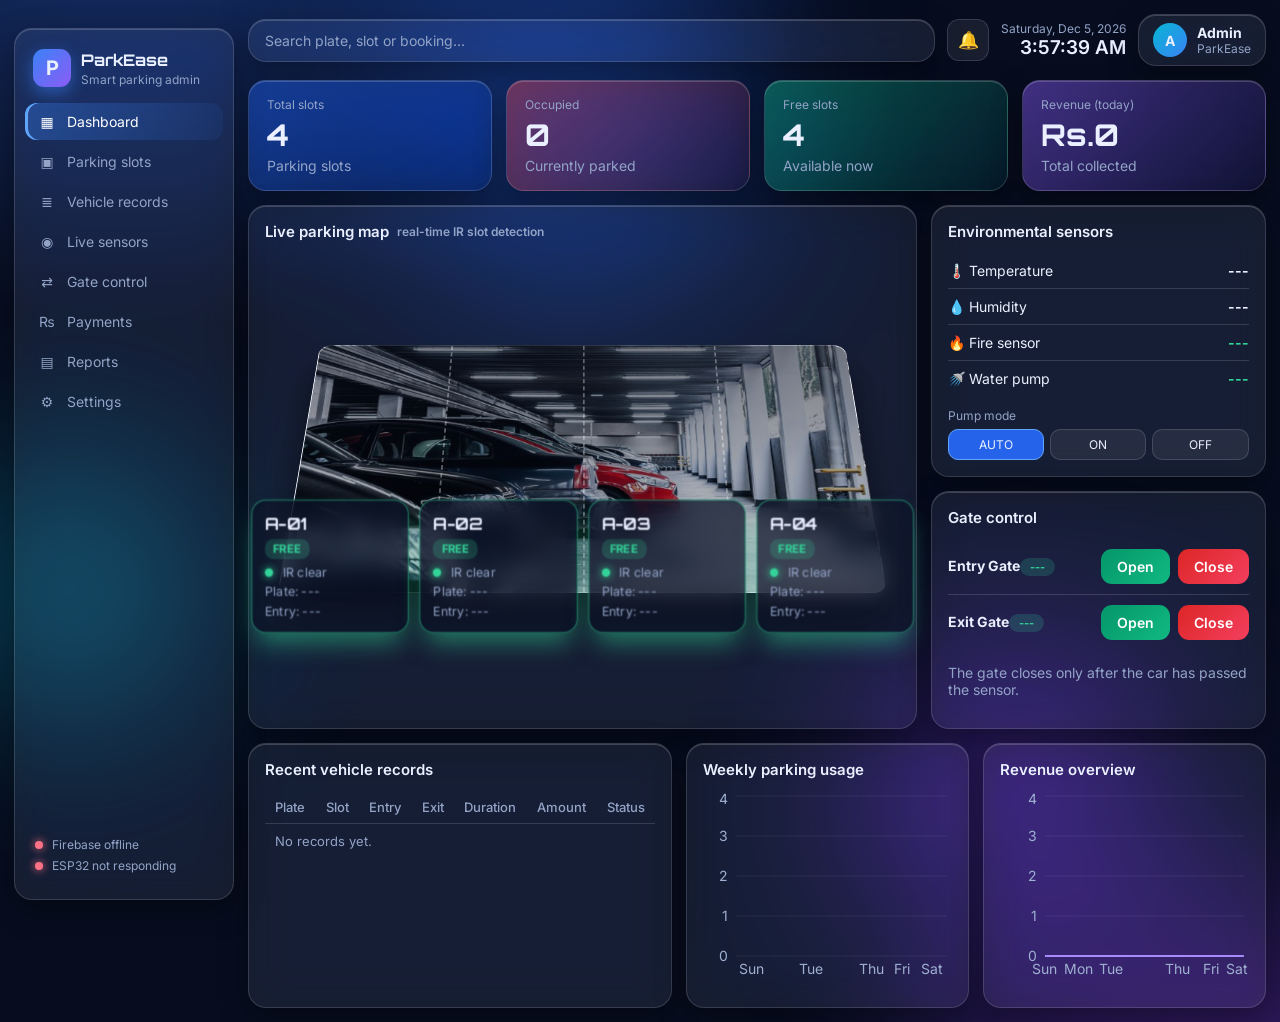
<file: SmartParking_Dashboard/index.html>
<!DOCTYPE html>
<html lang="en">
  <head>
    <meta charset="UTF-8" />
    <meta name="viewport" content="width=device-width, initial-scale=1.0" />
    <title>ParkEase Admin</title>
    <link rel="preconnect" href="https://fonts.googleapis.com" />
    <link href="https://fonts.googleapis.com/css2?family=Inter:wght@400;500;600;700&family=Orbitron:wght@600;700&display=swap" rel="stylesheet" />
    <script type="module" crossorigin src="./assets/index-C-UqOWT6.js"></script>
    <link rel="stylesheet" crossorigin href="./assets/index-C1Qj68qM.css">
  </head>
  <body>
    <div id="root"></div>
  </body>
</html>
</file>
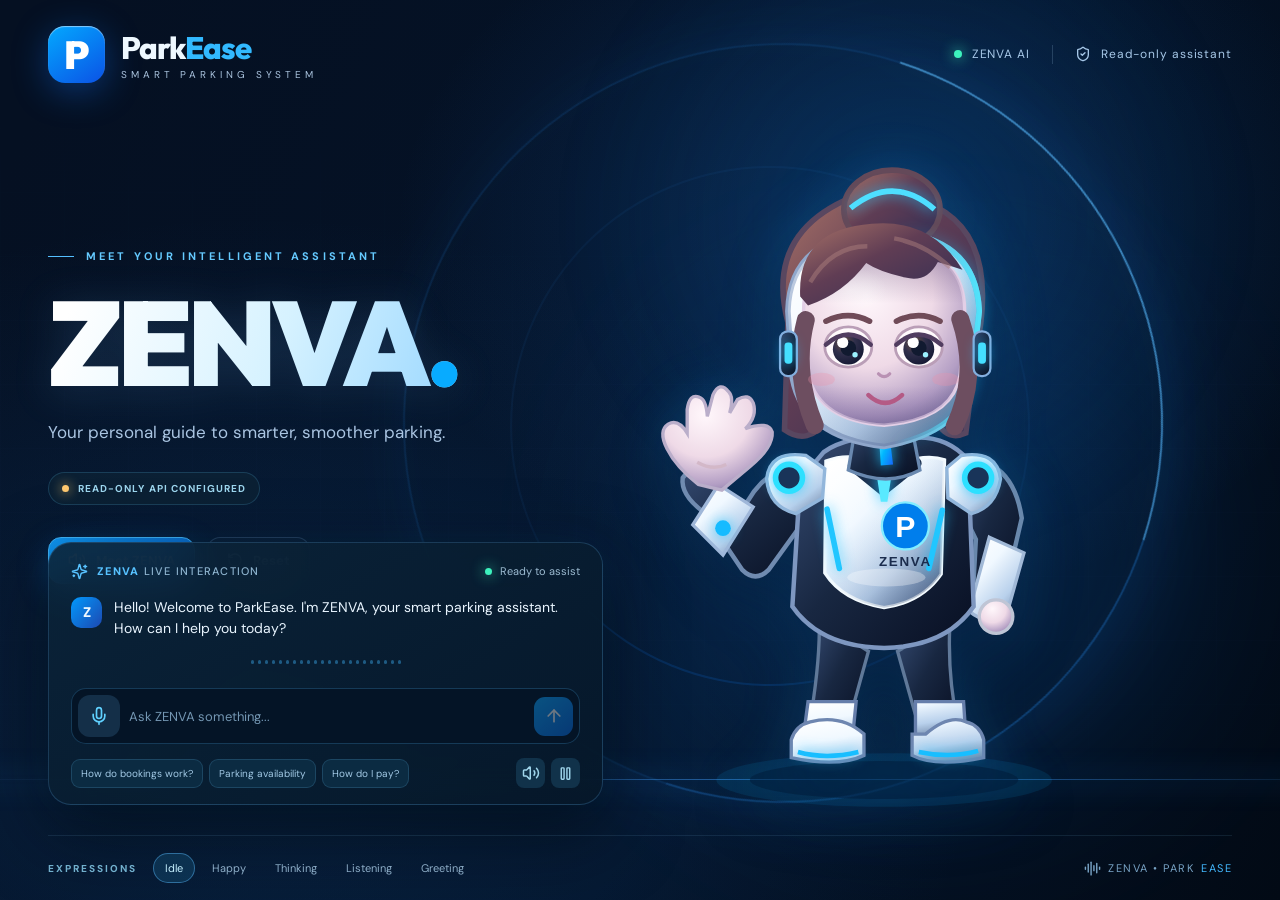
<file: ZENVA_Assistant/web/index.html>
<!doctype html><html lang="en"><head><meta charset="UTF-8"/><meta name="viewport" content="width=device-width, initial-scale=1.0"/><meta name="theme-color" content="#061325"/><title>ZENVA — ParkEase Smart Gate Assistant</title>  <script type="module" crossorigin src="./assets/index-BZYCb3wz.js"></script>
  <link rel="stylesheet" crossorigin href="./assets/index-CmBn1NpX.css">
</head><body><div id="root"></div></body></html>
</file>
<file: SmartParking_Dashboard/assets/index-C1Qj68qM.css>
:root{--bg:#070d1f;--text:#eaf0ff;--muted:#93a4c7;--glass:rgba(255,255,255,.07);--glass-b:rgba(255,255,255,.14);--ok:#34d399;--bad:#fb7185;--warn:#fbbf24;--info:#60a5fa}*{box-sizing:border-box}html,body,#root{height:100%}body{margin:0;background:var(--bg);color:var(--text);font-family:Inter,system-ui,sans-serif;font-size:14px}h3{margin:0 0 12px;font-size:15px;font-weight:600;display:flex;align-items:center;gap:8px;flex-wrap:wrap}small{font-size:12px}.muted{color:var(--muted)}.ok{color:var(--ok)}.bad{color:var(--bad)}.app{position:relative;display:flex;min-height:100%;overflow:hidden;padding:14px;gap:14px;background:radial-gradient(1200px 700px at 10% -10%,#16306b 0%,transparent 60%),radial-gradient(900px 600px at 100% 110%,#3b1d6e 0%,transparent 55%),var(--bg)}.bg-orb{position:fixed;border-radius:50%;filter:blur(90px);opacity:.35;pointer-events:none;z-index:0}.o1{width:380px;height:380px;background:#2563eb;top:-80px;left:30%}.o2{width:320px;height:320px;background:#7c3aed;bottom:-60px;right:8%}.o3{width:260px;height:260px;background:#06b6d4;bottom:20%;left:-60px}.glass{background:var(--glass);border:1px solid var(--glass-b);border-radius:18px;backdrop-filter:blur(18px) saturate(140%);-webkit-backdrop-filter:blur(18px) saturate(140%);box-shadow:0 10px 30px #00000059,inset 0 1px #ffffff2e}.tilt{--rx:0deg;--ry:0deg;transform:perspective(900px) rotateX(var(--rx)) rotateY(var(--ry));transition:transform .18s ease-out,box-shadow .2s;transform-style:preserve-3d}.tilt:hover{box-shadow:0 22px 44px #00000080,inset 0 1px #ffffff40}.panel{padding:16px;position:relative;z-index:1}.sidebar{width:220px;flex:none;padding:16px 10px;display:flex;flex-direction:column;position:sticky;top:14px;height:calc(100vh - 28px);z-index:2}.content{flex:1;min-width:0;position:relative;z-index:1;display:flex;flex-direction:column;gap:14px}main{display:flex;flex-direction:column;gap:14px}.brand{display:flex;gap:10px;align-items:center;padding:4px 8px 16px}.brand b{display:block;font-family:Orbitron,Inter,sans-serif;font-size:16px}.brand small{color:var(--muted)}.logo{width:38px;height:38px;border-radius:11px;display:grid;place-items:center;font-weight:700;font-size:20px;background:linear-gradient(135deg,#3b82f6,#8b5cf6);box-shadow:0 6px 16px #3b82f680}nav{display:flex;flex-direction:column;gap:3px}.nav-item{display:flex;align-items:center;gap:10px;padding:10px 12px;border-radius:12px;color:var(--muted);text-decoration:none;transition:.15s}.nav-item:hover{background:#ffffff12;color:var(--text)}.nav-item.active{background:linear-gradient(90deg,#3b82f659,#3b82f614);color:#fff;box-shadow:inset 3px 0 #60a5fa}.nav-ico{width:20px;text-align:center}.side-status{margin-top:auto;padding:10px;font-size:12px;color:var(--muted);display:flex;flex-direction:column;gap:6px}.dot{display:inline-block;width:8px;height:8px;border-radius:50%;margin-right:6px}.dot.ok{background:var(--ok);box-shadow:0 0 8px var(--ok)}.dot.bad{background:var(--bad);box-shadow:0 0 8px var(--bad)}.topbar{display:flex;align-items:center;gap:12px;flex-wrap:wrap}.search{flex:1;min-width:200px;padding:12px 16px;color:var(--text);font:inherit;outline:none}.search::placeholder{color:var(--muted)}.icon-btn{position:relative;width:42px;height:42px;border-radius:12px;border:1px solid var(--glass-b);background:var(--glass);color:var(--text);font-size:17px;cursor:pointer}.badge{position:absolute;top:-5px;right:-5px;background:var(--bad);color:#fff;font-size:11px;border-radius:10px;padding:1px 6px}.bell-wrap{position:relative}.bell-pop{position:absolute;right:0;top:50px;width:290px;padding:12px;z-index:30;background:#0f1937f2}.bell-row{display:flex;justify-content:space-between;gap:8px;padding:6px 0;border-top:1px solid var(--glass-b);font-size:12px}.clock{text-align:right}.clock-date{font-size:12px;color:var(--muted)}.clock-time{font-size:19px;font-weight:600}.admin{display:flex;align-items:center;gap:10px;padding:8px 14px}.admin small{display:block;color:var(--muted)}.avatar{width:34px;height:34px;border-radius:50%;display:grid;place-items:center;background:linear-gradient(135deg,#06b6d4,#3b82f6);font-weight:700}.link-btn{background:none;border:none;color:#7dd3fc;cursor:pointer;font:inherit;font-size:12px}.fire-banner{padding:14px 18px;border-radius:14px;font-weight:600;color:#fff;background:linear-gradient(90deg,#dc2626,#f97316);box-shadow:0 0 30px #ef444499;animation:fire 1s ease-in-out infinite alternate}@keyframes fire{0%{opacity:.75}to{opacity:1}}.grid4{display:grid;grid-template-columns:repeat(4,minmax(0,1fr));gap:14px}.grid3{display:grid;grid-template-columns:repeat(3,minmax(0,1fr));gap:14px}.grid2{display:grid;grid-template-columns:repeat(2,minmax(0,1fr));gap:14px}.wide-2{grid-column:1/-1}.grid-main{display:grid;grid-template-columns:minmax(0,2fr) minmax(0,1fr);gap:14px}.col{display:flex;flex-direction:column;gap:14px}.grid-bottom{display:grid;grid-template-columns:minmax(0,1.5fr) minmax(0,1fr) minmax(0,1fr);gap:14px}.stat{padding:16px 18px;display:flex;flex-direction:column;gap:4px}.stat small{color:var(--muted)}.stat-val{font-size:30px;font-weight:700;font-family:Orbitron,Inter,sans-serif;transform:translateZ(30px)}.stat.blue{background:linear-gradient(135deg,#2563eb73,#2563eb14)}.stat.red{background:linear-gradient(135deg,#ef44446b,#ef444412)}.stat.green{background:linear-gradient(135deg,#10b9816b,#10b98112)}.stat.purple{background:linear-gradient(135deg,#8b5cf673,#8b5cf614)}.map3d{perspective:1100px;position:relative;padding-top:10px}.map-plane{height:330px;border-radius:14px;background-size:cover;background-position:center;transform:rotateX(34deg) scale(.96);transform-origin:center bottom;position:relative;overflow:hidden;box-shadow:0 30px 40px #00000080;border:1px solid var(--glass-b)}.map-shade{position:absolute;top:0;right:0;bottom:0;left:0;background:linear-gradient(180deg,#070d1f8c,#070d1f33)}.lane-lines{position:absolute;top:0;right:0;bottom:0;left:0;display:grid;grid-template-columns:repeat(4,1fr);gap:0}.lane-lines i{border-left:2px dashed rgba(255,255,255,.35)}.lane-lines i:first-child{border-left:none}.slot-row{display:grid;grid-template-columns:repeat(4,minmax(0,1fr));gap:10px;margin-top:-96px;position:relative;transform-style:preserve-3d}.slot-card{padding:10px 12px;border-radius:14px;font-size:12px;line-height:1.55;transform:translateZ(46px);background:#0a1228b8;border:1px solid var(--glass-b);-webkit-backdrop-filter:blur(10px);backdrop-filter:blur(10px);transition:transform .2s}.slot-card:hover{transform:translateZ(70px) translateY(-6px)}.slot-card.free{box-shadow:0 14px 24px -6px #34d3998c;border-color:#34d3998c}.slot-card.occupied{box-shadow:0 14px 24px -6px #fb718599;border-color:#fb718599}.slot-card.reserved{box-shadow:0 14px 24px -6px #fbbf248c;border-color:#fbbf248c}.slot-id{font-weight:700;font-size:16px;font-family:Orbitron,Inter,sans-serif}.slot-tag{display:inline-block;margin:2px 0 4px;padding:1px 8px;border-radius:8px;font-size:11px;font-weight:700}.free .slot-tag{background:#34d39933;color:var(--ok)}.occupied .slot-tag{background:#fb718533;color:var(--bad)}.reserved .slot-tag{background:#fbbf2433;color:var(--warn)}.slot-line{color:var(--muted)}.env-row{display:flex;justify-content:space-between;align-items:center;padding:9px 0;border-top:1px solid var(--glass-b)}.env-row:first-of-type{border-top:none}.seg{margin-top:10px}.seg-btns{display:flex;gap:6px;margin-top:6px}.seg-btns button{flex:1;padding:7px;border-radius:10px;border:1px solid var(--glass-b);background:var(--glass);color:var(--text);cursor:pointer;font:inherit;font-size:12px}.seg-btns button.on{background:#2563eb;border-color:#60a5fa}.gate-row{display:flex;justify-content:space-between;align-items:center;padding:10px 0;border-top:1px solid var(--glass-b)}.gate-row:first-of-type{border-top:none}.btns{display:flex;gap:8px;flex-wrap:wrap}.btn{border:none;border-radius:11px;padding:9px 16px;font:inherit;font-weight:600;color:#fff;cursor:pointer;transition:transform .12s,filter .12s;align-self:flex-start}.btn:hover{transform:translateY(-2px);filter:brightness(1.1)}.btn:disabled{opacity:.55;cursor:wait}.btn.good{background:linear-gradient(135deg,#059669,#10b981)}.btn.bad{background:linear-gradient(135deg,#dc2626,#f43f5e)}.pill{display:inline-block;padding:2px 10px;border-radius:10px;font-size:11px;font-weight:700;text-transform:capitalize}.pill.ok{background:#34d3992e;color:var(--ok)}.pill.bad{background:#fb71852e;color:var(--bad)}.pill.warn{background:#fbbf242e;color:var(--warn)}.pill.info{background:#60a5fa2e;color:var(--info)}.table-wrap{overflow-x:auto}table{width:100%;border-collapse:collapse;font-size:13px}th{color:var(--muted);font-weight:500;text-align:left;padding:8px 10px;white-space:nowrap}td{padding:9px 10px;border-top:1px solid var(--glass-b);white-space:nowrap}.chart{height:200px}.field{display:flex;flex-direction:column;gap:6px;margin-bottom:12px;color:var(--muted)}.field input,.login input{padding:11px 12px;border-radius:11px;border:1px solid var(--glass-b);background:#ffffff0f;color:var(--text);font:inherit;outline:none}.check{display:flex;gap:8px;align-items:center}.center-screen{min-height:100vh;display:grid;place-items:center;position:relative}.login{width:340px;padding:26px;display:flex;flex-direction:column;gap:12px;position:relative;z-index:2}.err{color:var(--bad);font-size:12px}body.lite .glass{backdrop-filter:none;-webkit-backdrop-filter:none;background:#121c3aeb}body.lite .tilt{transform:none!important}body.lite .map-plane{transform:none}body.lite .slot-row{margin-top:-60px}body.lite .slot-card{transform:none}body.lite .bg-orb{display:none}@media (max-width:1100px){.grid4{grid-template-columns:repeat(2,minmax(0,1fr))}.grid-main,.grid-bottom,.grid3{grid-template-columns:1fr}}@media (max-width:760px){.app{flex-direction:column}.sidebar{width:auto;height:auto;position:static}nav{flex-direction:row;flex-wrap:wrap}.grid2{grid-template-columns:1fr}.slot-row{grid-template-columns:repeat(2,minmax(0,1fr));margin-top:-40px}}
</file>
<file: ZENVA_Assistant/web/assets/index-CmBn1NpX.css>
@import"https://fonts.googleapis.com/css2?family=DM+Sans:wght@400;500;600;700;800&family=Outfit:wght@400;500;600;700;800;900&display=swap";:root{font-family:DM Sans,Segoe UI,sans-serif;color:#eef8ff;background:#030c18;font-synthesis:none}*{box-sizing:border-box}html,body,#root{margin:0;min-height:100%;width:100%}button,input{font:inherit}button{cursor:pointer}button:disabled{opacity:.42;cursor:not-allowed}.app-shell{min-height:100svh;position:relative;isolation:isolate;overflow:hidden;background:radial-gradient(ellipse at 69% 26%,rgba(21,92,176,.32),transparent 39%),radial-gradient(ellipse at 20% 82%,rgba(18,84,151,.24),transparent 50%),linear-gradient(116deg,#051022 5%,#041328 60%,#020a15);display:flex;flex-direction:column}.ambient-grid{position:absolute;top:0;right:0;bottom:0;left:0;opacity:.13;background-image:linear-gradient(#74c7ff13 1px,transparent 1px),linear-gradient(90deg,#74c7ff13 1px,transparent 1px);background-size:64px 64px;-webkit-mask-image:linear-gradient(to bottom,transparent,black 38%,black 70%,transparent);mask-image:linear-gradient(to bottom,transparent,black 38%,black 70%,transparent);pointer-events:none;z-index:-1}.ambient-glow{position:absolute;left:54%;top:-16%;width:720px;height:720px;transform:translate(-20%);background:radial-gradient(circle,#095da036,transparent 65%);filter:blur(25px);pointer-events:none;z-index:-1}.header{width:min(1440px,calc(100% - 96px));margin:auto;height:108px;display:flex;align-items:center;justify-content:space-between;gap:20px;flex-shrink:0;z-index:3}.brand{display:flex;align-items:center;gap:16px}.brand-icon{width:57px;height:57px;display:grid;place-items:center;border-radius:17px;font-family:Outfit,sans-serif;font-size:39px;font-weight:900;color:#fff;background:linear-gradient(145deg,#03a9ff,#0b52e5);box-shadow:inset 0 1px 1px #d8edff9c,0 8px 35px #106dec66}.brand-name{font-family:Outfit,sans-serif;font-weight:800;font-size:31px;letter-spacing:-1px}.brand-name span{color:#32b9ff}.brand-caption{font-size:10px;letter-spacing:3.9px;color:#abc4df;margin-top:1px}.header-right{display:flex;align-items:center;gap:10px;color:#a7c8e8;font-size:12px;letter-spacing:.9px}.status-led,.tag-dot,.state-pulse{display:inline-block;width:8px;height:8px;border-radius:50%;background:#3df2bd;box-shadow:0 0 14px #38ffc5}.header-divider{height:19px;width:1px;background:#a6ccec33;margin:0 12px}.hero{flex:1;position:relative;width:min(1440px,calc(100% - 96px));min-height:640px;margin:0 auto;display:grid;grid-template-columns:46% 54%;align-items:center;z-index:1}.orbit{position:absolute;border:2px solid #2c9aff23;border-radius:50%;pointer-events:none;z-index:-1}.orbit-a{width:760px;height:760px;left:30%;top:-9%;transform:rotate(-27deg);border-right-color:#5bbcff9c;border-bottom-color:#1f6ebc6f;box-shadow:8px 12px 65px #1b79df1b;filter:drop-shadow(0 0 13px #38acff38)}.orbit-b{width:520px;height:520px;left:39%;top:8%;border-color:#3ca3ff0f;border-bottom-color:#1169cc37}.horizon{position:absolute;left:-200px;right:-200px;bottom:55px;height:1px;background:linear-gradient(90deg,transparent,#409eff90 65%,transparent);box-shadow:0 0 29px 3px #3296fc35;z-index:-1}.hero-copy{position:relative;z-index:2;align-self:center;padding-bottom:110px;max-width:570px}.eyebrow{font-size:11px;font-weight:700;letter-spacing:3.1px;color:#65caff;display:flex;align-items:center;gap:12px}.eyebrow-line{width:26px;height:1px;background:#54bfff}.hero-copy h1{font-family:Outfit,sans-serif;font-size:clamp(80px,9.3vw,145px);line-height:.97;letter-spacing:-6px;margin:22px 0 18px;font-weight:900;background:linear-gradient(110deg,#fff 5%,#d6f2ff 43%,#7ccaff 95%);color:transparent;-webkit-background-clip:text;background-clip:text;filter:drop-shadow(0 5px 20px #75bdff26)}.accent-dot{color:#08abff;background:none;-webkit-text-fill-color:#08abff}.hero-copy p{font-size:17px;color:#aac5e2;line-height:1.6;margin:0 0 26px}.service-tag{display:inline-flex;align-items:center;gap:9px;border-radius:99px;padding:9px 13px;border:1px solid #3e89b04a;background:#0e2536ab;color:#9ed7ef;font-size:10px;font-weight:700;letter-spacing:1.05px}.service-tag .tag-dot{width:7px;height:7px;background:#ffc970;box-shadow:0 0 12px #f6cb66}.intro-actions{display:flex;gap:12px;margin-top:32px}.primary-action,.ghost-action{border-radius:13px;display:inline-flex;justify-content:center;align-items:center;gap:10px;height:47px;padding:0 19px;font-weight:700;font-size:13px}.primary-action{border:1px solid #43baff;color:#fff;background:linear-gradient(130deg,#0f9bf8,#0866cd);box-shadow:0 9px 33px #048bfa3b}.ghost-action{border:1px solid #7aabdb3a;color:#b9d7eb;background:#0c213a91}.primary-action:hover,.ghost-action:hover{filter:brightness(1.16)}.character-zone{position:absolute;right:-4%;bottom:0;width:70%;height:100%;pointer-events:none;display:flex;align-items:flex-end;justify-content:center;z-index:0}.character-aura{position:absolute;width:62%;height:62%;bottom:8%;left:24%;background:#1077e0;opacity:.19;filter:blur(100px);border-radius:50%}.zenva-figure{position:relative;width:min(660px,100%);aspect-ratio:1024 / 1536;max-height:100%;transform-origin:50% 90%;animation:figure-idle 5.2s ease-in-out infinite;filter:drop-shadow(0 0 30px #006dce2b);pointer-events:none}.figure-base,.figure-mouth,.figure-eyelids{position:absolute;width:100%;height:100%;top:0;right:0;bottom:0;left:0;object-fit:contain;object-position:bottom;-webkit-user-select:none;user-select:none}.figure-mouth{opacity:0}.is-speaking .figure-mouth{animation:mouth-talk .32s ease-in-out infinite alternate}.figure-eyelids{overflow:visible}.lid-shapes{opacity:0;transition:opacity .07s ease}.figure-eyelids.closed .lid-shapes{opacity:1}.mood-thinking{animation:figure-think 4s ease-in-out infinite}.mood-listening{animation:figure-listen 3.1s ease-in-out infinite}.mood-happy,.mood-greeting{animation:figure-happy 3.4s ease-in-out infinite}.is-speaking{animation:figure-talking 2.4s ease-in-out infinite}.voice-console{position:absolute;z-index:4;bottom:24px;left:0;width:min(555px,48%);padding:20px 22px 16px;border-radius:23px;background:linear-gradient(150deg,#0b2439e8,#061728e8);border:1px solid #65b9ff35;box-shadow:0 25px 75px #020910ad,0 0 35px #0d9ce914;-webkit-backdrop-filter:blur(20px);backdrop-filter:blur(20px)}.console-top,.console-label,.console-indicator{display:flex;align-items:center}.console-top{justify-content:space-between;gap:8px}.console-label{gap:9px;color:#58c2ff;font-size:11px;letter-spacing:1.25px;font-weight:800}.console-label b{font-weight:500;color:#8fb5d0}.console-indicator{font-size:11px;color:#9cbbd1;gap:8px}.state-pulse{width:7px;height:7px}.state-pulse.listen{background:#ffcc6b;box-shadow:0 0 15px #ffb739}.state-pulse.speak{background:#3ab9ff;box-shadow:0 0 15px #3ab9ff}.answer-area{display:flex;align-items:flex-start;gap:12px;margin:17px 0 6px}.console-avatar{width:31px;height:31px;flex-shrink:0;display:grid;place-items:center;border-radius:10px;background:linear-gradient(130deg,#0299fc,#1c48b1);font-size:14px;font-weight:900}.answer-area p{margin:0;color:#e9f5ff;line-height:1.55;font-size:14px;max-height:106px;overflow:auto}.waveform{display:flex;justify-content:center;align-items:center;gap:4px;height:31px;margin-bottom:11px}.waveform span{display:block;height:4px;width:3px;border-radius:99px;background:#40baff;opacity:.4}.waveform.active span,.waveform.hearing span{opacity:1;animation:wave .64s infinite alternate ease-in-out}.waveform.hearing span{background:#75eccc}.heard-line{font-size:9px;letter-spacing:1px;color:#6191b5;margin:2px 0 10px}.heard-line span{color:#c0d9ea;letter-spacing:0;font-size:11px}.ask-bar{display:flex;gap:9px;align-items:center;background:#041426;border:1px solid #3988bd52;border-radius:15px;padding:6px}.ask-bar input{background:none;border:none;outline:none;min-width:0;flex:1;color:#ecfaff;font-size:13px;padding:11px 0}.ask-bar input::placeholder{color:#7396b2}.mic-button,.send-button,.mute-button{display:grid;place-items:center;border:none;flex-shrink:0}.mic-button{width:42px;height:42px;background:#142f48;border-radius:12px;color:#60d1ff}.mic-button.mic-live{background:#105c6a;color:#65ffe6;box-shadow:0 0 20px #19ffdc30}.send-button{width:39px;height:39px;border-radius:11px;background:linear-gradient(140deg,#10a9ff,#0c6be1);color:#fff}.bottom-actions{display:flex;align-items:center;gap:6px;margin-top:14px}.suggestions{flex:1;display:flex;flex-wrap:wrap;gap:6px}.suggestions button{border:1px solid #66b8e630;padding:7px 9px;border-radius:9px;background:#0b2b42;color:#a2c9e5;font-size:10px}.suggestions button:hover{border-color:#47c3ff}.mute-button{background:#11324a;color:#a0d6ec;width:29px;height:30px;border-radius:8px}.service-error{display:flex;align-items:center;gap:7px;color:#f8ba91;font-size:11px;margin:10px 0 0}.footer{width:min(1440px,calc(100% - 96px));margin:0 auto;height:65px;display:flex;align-items:center;gap:16px;flex-shrink:0;border-top:1px solid #6eabd122;position:relative;z-index:5}.footer>span{font-size:10px;font-weight:800;color:#72b0cd;letter-spacing:2px}.mode-buttons{display:flex;gap:5px}.mode-buttons button{padding:7px 11px;border-radius:100px;background:none;border:1px solid transparent;color:#8eaec8;font-size:11px}.mode-buttons button.selected{border-color:#5bbdff70;background:#1651786b;color:#c6f1ff}.footer-brand{margin-left:auto;color:#78a3c5;display:flex;align-items:center;gap:7px;font-size:11px;letter-spacing:1.5px}.footer-brand span{color:#43b9ff}@keyframes figure-idle{0%,to{transform:translateY(0) rotate(0)}50%{transform:translateY(-7px) rotate(.22deg)}}@keyframes figure-think{0%,to{transform:translateY(0) rotate(-.6deg)}50%{transform:translateY(-6px) rotate(1deg)}}@keyframes figure-listen{0%,to{transform:translateY(0) rotate(-.4deg)}50%{transform:translateY(-5px) rotate(.7deg)}}@keyframes figure-happy{0%,to{transform:translateY(0) rotate(0)}35%{transform:translateY(-9px) rotate(-.8deg)}70%{transform:translateY(-4px) rotate(.5deg)}}@keyframes figure-talking{0%,to{transform:translateY(0) rotate(0)}45%{transform:translateY(-6px) rotate(-.3deg)}75%{transform:translateY(-3px) rotate(.3deg)}}@keyframes mouth-talk{0%{opacity:0}45%{opacity:.85}to{opacity:1}}@keyframes wave{0%{height:4px}to{height:25px}}@media(min-height:850px){.hero{min-height:690px}.character-zone{right:-5%;width:69%}.voice-console{bottom:30px}}@media(max-width:1150px){.header,.hero,.footer{width:calc(100% - 56px)}.hero-copy h1{font-size:clamp(70px,9vw,120px)}.character-zone{right:-15%;width:78%}.voice-console{width:min(525px,55%)}.hero-copy{padding-bottom:125px}.header-right{font-size:10px}}@media(max-width:760px){.header,.hero,.footer{width:calc(100% - 34px)}.header{height:80px}.brand-icon{width:46px;height:46px;font-size:30px}.brand-name{font-size:24px}.brand-caption{font-size:8px;letter-spacing:2.1px}.header-right{display:none}.hero{min-height:920px;display:block}.hero-copy{padding-top:16px;padding-bottom:0}.hero-copy h1{font-size:75px;margin:12px 0}.hero-copy p{font-size:14px;margin-bottom:13px}.service-tag{font-size:9px}.intro-actions{margin-top:15px}.character-zone{width:100%;height:610px;top:126px;right:0;bottom:auto}.zenva-figure{width:min(440px,100%);max-height:100%}.orbit-a{width:500px;height:500px;top:94px;left:0}.orbit-b{width:340px;height:340px;top:210px;left:7%}.voice-console{width:100%;bottom:14px;left:0}.footer{height:auto;min-height:65px;flex-wrap:wrap;padding:10px 0}.footer-brand{display:none}.mode-buttons{flex-wrap:wrap}.horizon{bottom:315px}}@media(max-width:480px){.hero{min-height:870px}.hero-copy h1{font-size:62px}.eyebrow{font-size:9px;letter-spacing:1.3px}.character-zone{top:154px;height:525px}.voice-console{padding:16px}.answer-area p{font-size:12px;max-height:90px}.suggestions button{font-size:9px}.footer>span{font-size:9px}.mode-buttons button{font-size:10px;padding:6px}}@media(prefers-reduced-motion:reduce){.zenva-figure,.waveform span,.figure-mouth{animation:none!important}}
</file>
